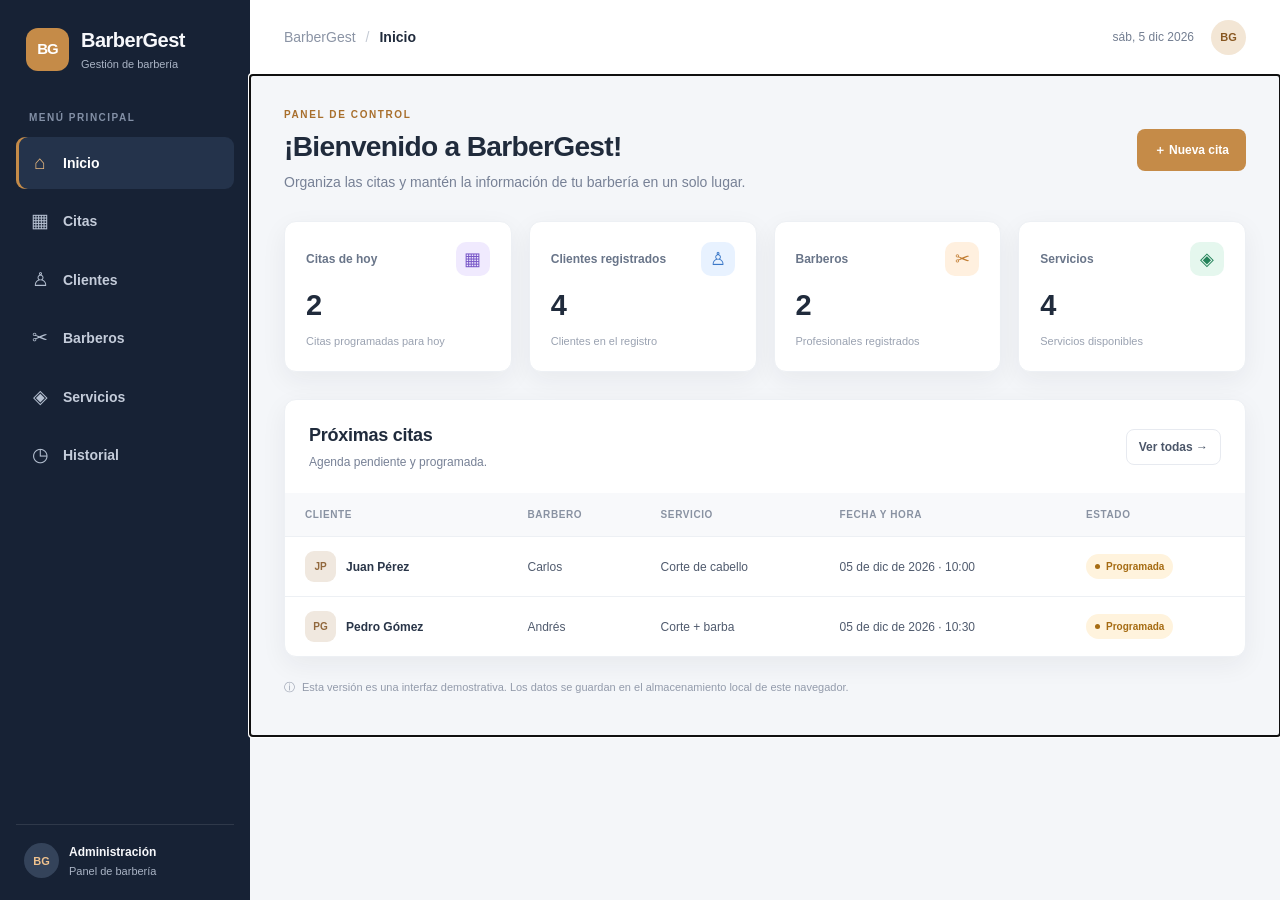
<file: index.html>
<!DOCTYPE html>
<html lang="es">
<head>
    <meta charset="UTF-8">
    <meta name="viewport" content="width=device-width, initial-scale=1.0">
    <meta name="description" content="BarberGest: sistema de gestión de citas y clientes para barberías.">
    <title>BarberGest | Gestión de barbería</title>
    <link rel="stylesheet" href="css/estilos.css">
    <script src="js/app.js" defer></script>
</head>
<body>
    <div class="app">
        <aside class="sidebar" id="sidebar">
            <a href="#inicio" class="logo" aria-label="BarberGest, ir al inicio">
                <span class="logo-icon" aria-hidden="true">BG</span>
                <span class="logo-copy"><strong>BarberGest</strong><small>Gestión de barbería</small></span>
            </a>

            <div class="menu-label">MENÚ PRINCIPAL</div>
            <nav class="menu" aria-label="Navegación principal">
                <a href="#inicio" class="menu-item activo" data-view="inicio"><span class="nav-icon">⌂</span>Inicio</a>
                <a href="#citas" class="menu-item" data-view="citas"><span class="nav-icon">▦</span>Citas</a>
                <a href="#clientes" class="menu-item" data-view="clientes"><span class="nav-icon">♙</span>Clientes</a>
                <a href="#barberos" class="menu-item" data-view="barberos"><span class="nav-icon">✂</span>Barberos</a>
                <a href="#servicios" class="menu-item" data-view="servicios"><span class="nav-icon">◈</span>Servicios</a>
                <a href="#historial" class="menu-item" data-view="historial"><span class="nav-icon">◷</span>Historial</a>
            </nav>

            <div class="sidebar-footer">
                <div class="avatar avatar-dark">BG</div>
                <div><strong>Administración</strong><small>Panel de barbería</small></div>
            </div>
        </aside>

        <main class="contenido">
            <header class="topbar">
                <button class="icon-button mobile-menu" id="mobileMenu" aria-label="Abrir menú" aria-expanded="false">☰</button>
                <div class="breadcrumb"><span>BarberGest</span><span class="breadcrumb-sep">/</span><strong id="pageTitle">Inicio</strong></div>
                <div class="topbar-right">
                    <span class="today-label" id="todayLabel"></span>
                    <span class="avatar">BG</span>
                </div>
            </header>

            <div id="appView" class="page-content" tabindex="-1">
                <section class="welcome">
                    <div>
                        <p class="eyebrow">PANEL DE CONTROL</p>
                        <h1>¡Bienvenido a BarberGest!</h1>
                        <p class="muted">Organiza las citas y mantén la información de tu barbería en un solo lugar.</p>
                    </div>
                    <button class="btn btn-primary" data-action="new-appointment"><span aria-hidden="true">＋</span> Nueva cita</button>
                </section>
                <section class="stats-grid" aria-label="Resumen de la barbería">
                    <article class="stat-card"><div class="stat-top"><span class="stat-label">Citas de hoy</span><span class="stat-icon purple">▦</span></div><strong id="statToday">0</strong><span class="stat-foot">Citas programadas para hoy</span></article>
                    <article class="stat-card"><div class="stat-top"><span class="stat-label">Clientes registrados</span><span class="stat-icon blue">♙</span></div><strong id="statClients">0</strong><span class="stat-foot">Clientes en el registro</span></article>
                    <article class="stat-card"><div class="stat-top"><span class="stat-label">Barberos</span><span class="stat-icon orange">✂</span></div><strong id="statBarbers">0</strong><span class="stat-foot">Profesionales registrados</span></article>
                    <article class="stat-card"><div class="stat-top"><span class="stat-label">Servicios</span><span class="stat-icon green">◈</span></div><strong id="statServices">0</strong><span class="stat-foot">Servicios disponibles</span></article>
                </section>
                <section class="panel">
                    <div class="panel-heading">
                        <div><h2>Próximas citas</h2><p class="muted">Agenda pendiente y programada.</p></div>
                        <button class="btn btn-secondary btn-small" data-navigate="citas">Ver todas <span aria-hidden="true">→</span></button>
                    </div>
                    <div id="dashboardAppointments" class="table-wrap"></div>
                </section>
                <p class="demo-note"><span aria-hidden="true">ⓘ</span> Esta versión es una interfaz demostrativa. Los datos se guardan en el almacenamiento local de este navegador.</p>
            </div>
        </main>
    </div>

    <div class="modal-backdrop" id="modalBackdrop" hidden>
        <section class="modal" role="dialog" aria-modal="true" aria-labelledby="modalTitle">
            <div class="modal-header"><div><p class="eyebrow">BARBERGEST</p><h2 id="modalTitle">Formulario</h2></div><button type="button" class="icon-button" id="closeModal" aria-label="Cerrar formulario">×</button></div>
            <div id="modalBody"></div>
        </section>
    </div>
    <div id="toast" class="toast" role="status" aria-live="polite"></div>
    <!-- Prueba de control de versiones Git -->
</body>
</html>
</file>
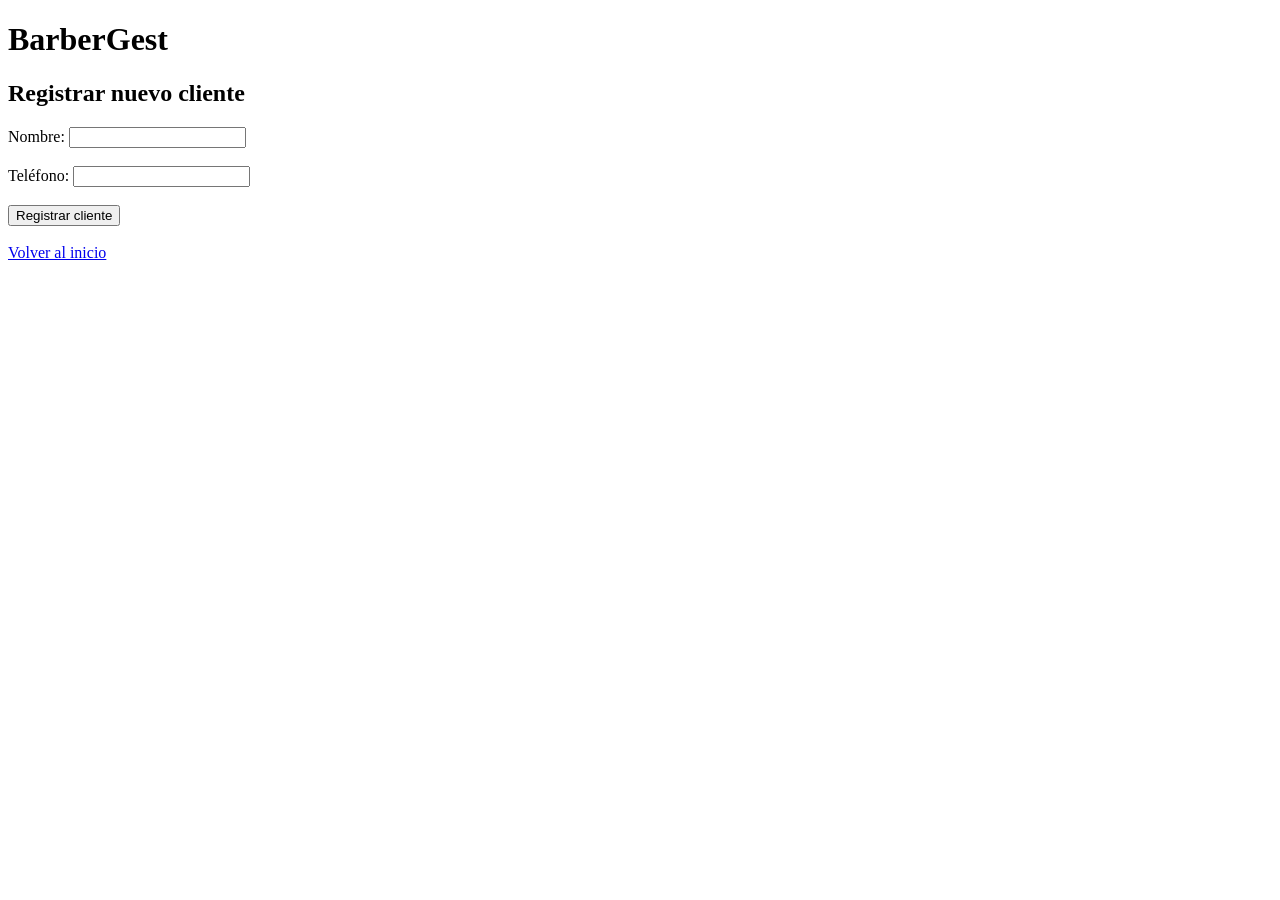
<file: backend/barbergest-backend/src/main/webapp/registrar-cliente.html>
<!DOCTYPE html>
<html lang="es">
<head>
    <meta charset="UTF-8">
    <meta name="viewport"
          content="width=device-width, initial-scale=1.0">

    <title>Registrar Cliente - BarberGest</title>
</head>
<body>

    <h1>BarberGest</h1>
    <h2>Registrar nuevo cliente</h2>

    <form action="clientes" method="post">

        <label for="nombre">Nombre:</label>
        <input
            type="text"
            id="nombre"
            name="nombre"
            required
        >

        <br><br>

        <label for="telefono">Teléfono:</label>
        <input
            type="tel"
            id="telefono"
            name="telefono"
            required
        >

        <br><br>

        <button type="submit">
            Registrar cliente
        </button>

    </form>

    <br>

    <a href="index.jsp">Volver al inicio</a>

</body>
</html>
</file>
<file: css/estilos.css>
/* BarberGest — estilos de interfaz EV03 */
:root {
    --navy: #172235;
    --navy-light: #24334b;
    --accent: #c58b48;
    --accent-dark: #a86f2d;
    --page: #f4f6f9;
    --surface: #ffffff;
    --text: #202b3c;
    --muted: #778196;
    --border: #e7eaf0;
    --green: #17845d;
    --red: #bd4242;
    --shadow: 0 8px 26px rgba(26, 39, 59, .06);
}
* { box-sizing: border-box; margin: 0; padding: 0; }
body { font-family: Inter, "Segoe UI", Arial, sans-serif; background: var(--page); color: var(--text); font-size: 14px; line-height: 1.5; }
button, input, select, textarea { font: inherit; }
button, a { -webkit-tap-highlight-color: transparent; }
button { cursor: pointer; }
a { color: inherit; text-decoration: none; }
.app { min-height: 100vh; display: flex; }
.sidebar { width: 250px; background: var(--navy); color: #f7f8fb; padding: 27px 16px 18px; display: flex; flex-direction: column; flex-shrink: 0; }
.logo { display: flex; align-items: center; gap: 12px; padding: 0 10px 30px; }
.logo-icon { display: grid; place-items: center; width: 43px; height: 43px; border-radius: 12px; background: var(--accent); color: #fff; font-weight: 800; font-size: 15px; letter-spacing: -1px; }
.logo-copy { display: flex; flex-direction: column; line-height: 1.35; }
.logo-copy strong { font-size: 20px; letter-spacing: -.5px; }
.logo-copy small { color: #aab4c5; font-size: 11px; margin-top: 3px; }
.menu-label { color: #8390a6; font-size: 10px; font-weight: 800; letter-spacing: 1.5px; padding: 8px 13px 12px; }
.menu { display: grid; gap: 6px; }
.menu-item { display: flex; align-items: center; gap: 13px; padding: 12px 14px; border-radius: 9px; color: #c4ccda; transition: background .18s, color .18s; font-weight: 550; }
.menu-item:hover { background: #24334b; color: #fff; }
.menu-item.activo { color: #fff; background: var(--navy-light); box-shadow: inset 3px 0 var(--accent); }
.nav-icon { width: 20px; font-size: 19px; text-align: center; color: #b5c0d1; }
.menu-item.activo .nav-icon { color: #e7b77d; }
.sidebar-footer { margin-top: auto; padding: 18px 8px 3px; border-top: 1px solid rgba(255,255,255,.1); display: flex; gap: 10px; align-items: center; }
.sidebar-footer strong, .sidebar-footer small { display: block; }
.sidebar-footer strong { font-size: 12px; }
.sidebar-footer small { color: #aab4c5; font-size: 11px; margin-top: 2px; }
.avatar { width: 35px; height: 35px; border-radius: 50%; display: grid; place-items: center; background: #f3e6d5; color: #885721; font-weight: 800; font-size: 11px; flex-shrink: 0; }
.avatar-dark { background: #34435a; color: #f1c38e; }
.contenido { min-width: 0; flex: 1; }
.topbar { height: 75px; background: #fff; border-bottom: 1px solid var(--border); padding: 0 34px; display: flex; align-items: center; justify-content: space-between; gap: 18px; }
.breadcrumb { display: flex; gap: 10px; align-items: center; color: #8b94a5; }
.breadcrumb strong { color: var(--text); font-weight: 700; }
.breadcrumb-sep { color: #c4cad4; }
.topbar-right { display: flex; align-items: center; gap: 17px; }
.today-label { color: #737e91; font-size: 12px; }
.mobile-menu { display: none !important; }
.page-content { max-width: 1500px; margin: 0 auto; padding: 32px 34px 40px; }
.welcome { display: flex; justify-content: space-between; align-items: center; gap: 20px; margin-bottom: 28px; }
.eyebrow { color: var(--accent-dark); font-size: 10px; font-weight: 800; letter-spacing: 1.6px; margin-bottom: 7px; }
h1 { font-size: clamp(24px, 2.2vw, 30px); line-height: 1.25; letter-spacing: -.7px; margin-bottom: 8px; }
h2 { font-size: 18px; letter-spacing: -.25px; }
h3 { font-size: 14px; }
.muted { color: var(--muted); }
.btn { display: inline-flex; justify-content: center; align-items: center; gap: 8px; border: 1px solid transparent; border-radius: 8px; padding: 11px 16px; font-weight: 700; font-size: 12px; transition: background .18s, border-color .18s, transform .18s; white-space: nowrap; }
.btn:active { transform: translateY(1px); }
.btn-primary { background: var(--accent); color: #fff; }
.btn-primary:hover { background: var(--accent-dark); }
.btn-secondary { background: #fff; color: #4b5669; border-color: var(--border); }
.btn-secondary:hover { background: #f8f9fb; border-color: #cbd2de; }
.btn-small { padding: 8px 12px; }
.btn-danger { background: #fff1f1; color: var(--red); border-color: #f5d5d5; }
.btn-danger:hover { background: #ffe5e5; }
.btn-success { background: #e8f7ef; color: #17734f; border-color: #d0efdf; }
.btn-plain { border: 0; background: transparent; color: #677286; padding: 6px 8px; border-radius: 6px; }
.btn-plain:hover { background: #f0f2f6; }
.stats-grid { display: grid; grid-template-columns: repeat(4, minmax(0, 1fr)); gap: 17px; margin-bottom: 27px; }
.stat-card { padding: 20px 21px; background: var(--surface); border: 1px solid #edf0f4; border-radius: 12px; box-shadow: var(--shadow); }
.stat-top { display: flex; align-items: center; justify-content: space-between; gap: 8px; margin-bottom: 15px; }
.stat-label { color: #697589; font-size: 12px; font-weight: 650; }
.stat-icon { display: grid; place-items: center; width: 34px; height: 34px; border-radius: 10px; font-size: 18px; }
.stat-icon.purple { background: #f0eafe; color: #7756c7; }
.stat-icon.blue { background: #e8f2ff; color: #3b78c8; }
.stat-icon.orange { background: #fff0df; color: #c17b2f; }
.stat-icon.green { background: #e5f7ee; color: #24835a; }
.stat-card > strong { display: block; font-size: 29px; line-height: 1; margin-bottom: 10px; letter-spacing: -.7px; }
.stat-foot { color: #9aa2b1; font-size: 11px; }
.panel { background: #fff; border: 1px solid #edf0f4; border-radius: 12px; box-shadow: var(--shadow); overflow: hidden; margin-bottom: 22px; }
.panel-heading { display: flex; align-items: center; justify-content: space-between; gap: 16px; padding: 22px 24px; }
.panel-heading h2 { margin-bottom: 4px; }
.panel-heading p { font-size: 12px; }
.table-wrap { width: 100%; overflow-x: auto; }
table { width: 100%; border-collapse: collapse; white-space: nowrap; }
thead { background: #f8f9fb; }
th { color: #8992a2; text-transform: uppercase; letter-spacing: .6px; font-size: 10px; font-weight: 800; text-align: left; }
th, td { padding: 14px 20px; border-bottom: 1px solid #edf0f4; }
td { color: #505b6e; font-size: 12px; }
tbody tr:last-child td { border-bottom: 0; }
tbody tr:hover { background: #fbfcfd; }
.person-cell { display: flex; align-items: center; gap: 10px; }
.person-cell strong { display: block; color: #293548; font-size: 12px; font-weight: 700; }
.person-cell small { display: block; color: #939bab; font-size: 11px; margin-top: 2px; }
.mini-avatar { display: grid; place-items: center; width: 31px; height: 31px; border-radius: 9px; background: #f0e8df; color: #91683d; font-size: 10px; font-weight: 800; flex-shrink: 0; }
.status { display: inline-flex; align-items: center; gap: 6px; border-radius: 20px; padding: 5px 9px; font-size: 10px; font-weight: 750; }
.status::before { content: ""; width: 5px; height: 5px; border-radius: 50%; background: currentColor; }
.status-programada { background: #fff3dd; color: #a66c13; }
.status-realizada { background: #e5f7ed; color: #237b52; }
.status-cancelada { background: #ffebeb; color: #b83f3f; }
.empty-state { padding: 36px 18px; text-align: center; color: #8992a2; }
.empty-state strong { display: block; color: #4e596c; font-size: 14px; margin-bottom: 5px; }
.page-heading { display: flex; align-items: flex-start; justify-content: space-between; gap: 20px; margin-bottom: 24px; }
.page-heading h1 { font-size: 27px; }
.page-heading p { color: var(--muted); }
.toolbar { display: flex; align-items: center; justify-content: space-between; gap: 12px; padding: 16px 20px; background: #fff; border: 1px solid var(--border); border-radius: 10px 10px 0 0; }
.search-box { position: relative; width: min(100%, 340px); }
.search-box input { width: 100%; padding: 10px 12px 10px 36px; border: 1px solid #e0e4eb; border-radius: 7px; background: #fff; outline: none; color: var(--text); }
.search-box input:focus, .field input:focus, .field select:focus, .field textarea:focus { border-color: #c59a68; box-shadow: 0 0 0 3px rgba(197,139,72,.13); }
.search-icon { position: absolute; top: 8px; left: 12px; color: #98a1b0; font-size: 17px; }
.filter-select { padding: 10px 12px; border: 1px solid #e0e4eb; border-radius: 7px; color: #596579; background: white; outline: none; }
.data-panel { background: #fff; border: 1px solid var(--border); border-top: 0; border-radius: 0 0 10px 10px; overflow: hidden; }
.actions { display: flex; align-items: center; gap: 5px; }
.action-btn { border: 1px solid #e6e9ef; border-radius: 6px; background: #fff; color: #647086; padding: 6px 9px; font-size: 11px; }
.action-btn:hover { background: #f6f7f9; }
.action-btn.delete { color: var(--red); }
.service-grid, .barber-grid { display: grid; grid-template-columns: repeat(3, minmax(0, 1fr)); gap: 17px; }
.info-card { background: #fff; border: 1px solid var(--border); border-radius: 12px; padding: 21px; box-shadow: var(--shadow); }
.info-card-top { display: flex; align-items: flex-start; justify-content: space-between; gap: 12px; margin-bottom: 17px; }
.service-symbol { display: grid; place-items: center; width: 43px; height: 43px; border-radius: 12px; background: #fff0df; color: #a66c30; font-size: 21px; }
.info-card h3 { margin-bottom: 6px; font-size: 15px; }
.info-card p { color: var(--muted); font-size: 12px; }
.price { font-size: 21px; font-weight: 800; margin: 18px 0 4px; }
.duration { font-size: 11px; color: #8c95a5; }
.barber-person { display: flex; align-items: center; gap: 12px; margin-bottom: 16px; }
.barber-avatar { width: 48px; height: 48px; display: grid; place-items: center; border-radius: 14px; background: #e8edf7; color: #526b99; font-weight: 800; }
.barber-card-meta { border-top: 1px solid #edf0f4; padding-top: 14px; margin-top: 17px; color: #798397; font-size: 12px; display: flex; justify-content: space-between; gap: 10px; }
.demo-note { color: #939bab; font-size: 11px; display: flex; align-items: center; gap: 7px; margin: 20px 0 0; }
.modal-backdrop { position: fixed; inset: 0; z-index: 20; background: rgba(18, 28, 44, .52); display: grid; place-items: center; padding: 18px; overflow-y: auto; }
.modal-backdrop[hidden] { display: none; }
.modal { width: min(100%, 580px); max-height: calc(100vh - 36px); overflow-y: auto; background: #fff; border-radius: 14px; box-shadow: 0 20px 70px rgba(0,0,0,.22); }
.modal-header { display: flex; justify-content: space-between; align-items: flex-start; padding: 22px 24px 18px; border-bottom: 1px solid var(--border); }
.modal-header h2 { font-size: 21px; }
.icon-button { display: grid; place-items: center; width: 35px; height: 35px; border: 1px solid var(--border); border-radius: 8px; background: #fff; color: #657084; font-size: 20px; }
.icon-button:hover { background: #f6f7f9; }
.form-grid { display: grid; grid-template-columns: 1fr 1fr; gap: 16px; padding: 22px 24px; }
.field { display: flex; flex-direction: column; gap: 7px; min-width: 0; }
.field.full { grid-column: 1 / -1; }
.field label { font-size: 12px; color: #4f5b6f; font-weight: 700; }
.field input, .field select, .field textarea { width: 100%; min-width: 0; padding: 11px 12px; border: 1px solid #dfe4eb; border-radius: 7px; color: #293548; background: #fff; outline: none; }
.field textarea { min-height: 82px; resize: vertical; }
.form-help { font-size: 11px; color: #929bac; }
.form-footer { display: flex; justify-content: flex-end; gap: 9px; padding: 15px 24px 22px; border-top: 1px solid #f0f2f5; }
.toast { position: fixed; right: 24px; bottom: 24px; z-index: 30; padding: 13px 18px; background: #1f2d40; color: white; border-radius: 9px; box-shadow: 0 8px 25px rgba(0,0,0,.18); opacity: 0; transform: translateY(10px); pointer-events: none; transition: .22s; font-size: 12px; max-width: calc(100vw - 48px); }
.toast.visible { opacity: 1; transform: translateY(0); }
.history-summary { display: flex; gap: 10px; flex-wrap: wrap; margin-bottom: 17px; }
.summary-chip { background: #fff; border: 1px solid var(--border); border-radius: 8px; padding: 10px 14px; color: #647086; font-size: 12px; }
.summary-chip strong { color: #273449; margin-left: 5px; }
@media (max-width: 1100px) {
    .sidebar { width: 220px; }
    .page-content { padding: 27px 24px 34px; }
    .topbar { padding: 0 24px; }
    .stats-grid { grid-template-columns: repeat(2, minmax(0, 1fr)); }
    .service-grid, .barber-grid { grid-template-columns: repeat(2, minmax(0, 1fr)); }
}
@media (max-width: 720px) {
    .app { display: block; }
    .sidebar { position: fixed; z-index: 15; top: 0; bottom: 0; left: 0; width: 260px; transform: translateX(-105%); transition: transform .22s ease; box-shadow: 10px 0 30px rgba(0,0,0,.12); }
    .sidebar.open { transform: translateX(0); }
    .topbar { height: 64px; padding: 0 17px; }
    .mobile-menu { display: grid !important; flex-shrink: 0; }
    .breadcrumb { margin-right: auto; }
    .today-label { display: none; }
    .page-content { padding: 24px 16px 30px; }
    .welcome { align-items: flex-start; flex-direction: column; }
    .welcome .btn { width: 100%; }
    .page-heading { flex-direction: column; align-items: stretch; }
    .page-heading .btn { width: 100%; }
    .stats-grid { gap: 11px; }
    .stat-card { padding: 16px; }
    .stat-card > strong { font-size: 25px; }
    .stat-label { font-size: 11px; }
    .stat-foot { font-size: 10px; }
    .panel-heading { padding: 18px 16px; }
    th, td { padding: 12px 14px; }
    .toolbar { align-items: stretch; flex-direction: column; padding: 13px; }
    .search-box { width: 100%; }
    .filter-select { width: 100%; }
    .service-grid, .barber-grid { grid-template-columns: 1fr; }
    .form-grid { grid-template-columns: 1fr; padding: 18px; }
    .field.full { grid-column: auto; }
    .modal-header { padding: 19px 18px 15px; }
    .form-footer { padding: 14px 18px 18px; }
    .form-footer .btn { flex: 1; }
}
@media (max-width: 390px) {
    .stats-grid { grid-template-columns: 1fr 1fr; }
    .stat-card { padding: 13px; }
    .stat-icon { width: 29px; height: 29px; }
    h1 { font-size: 23px; }
    .avatar { width: 31px; height: 31px; }
}
</file>
